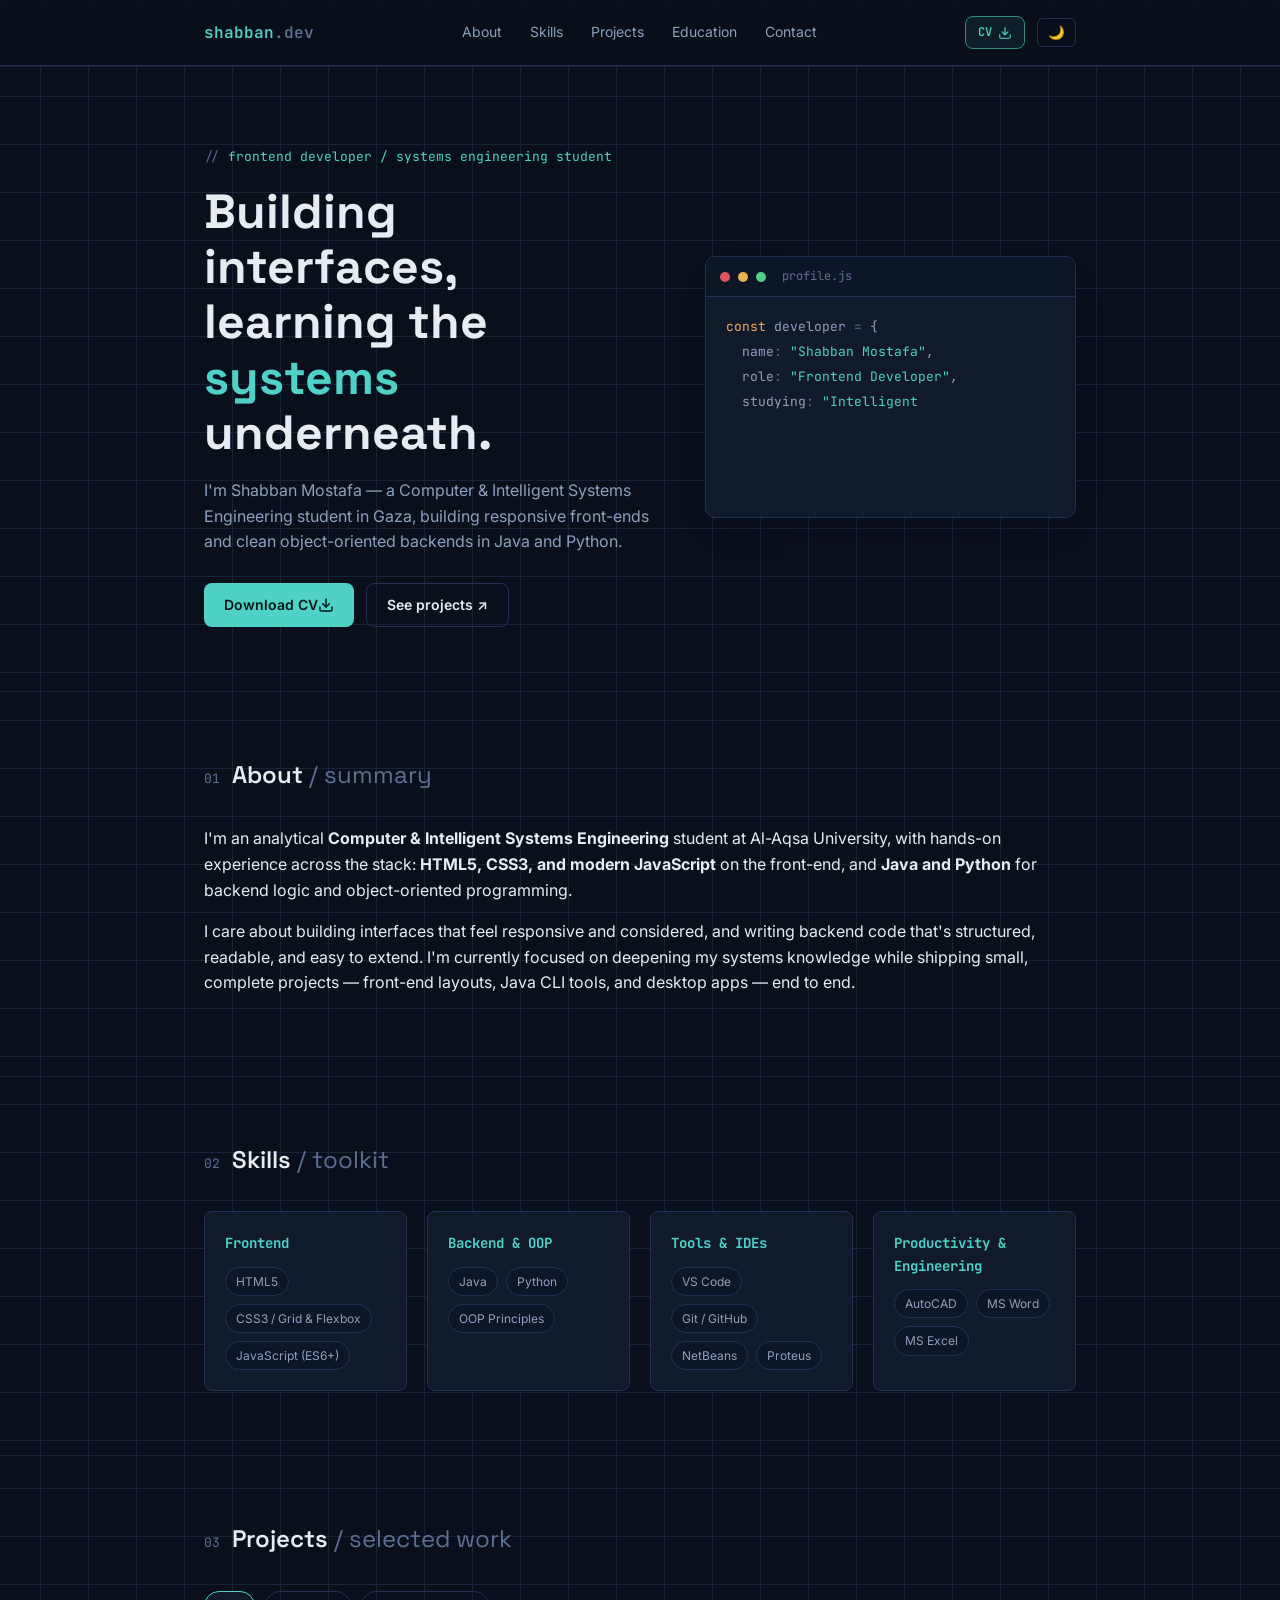
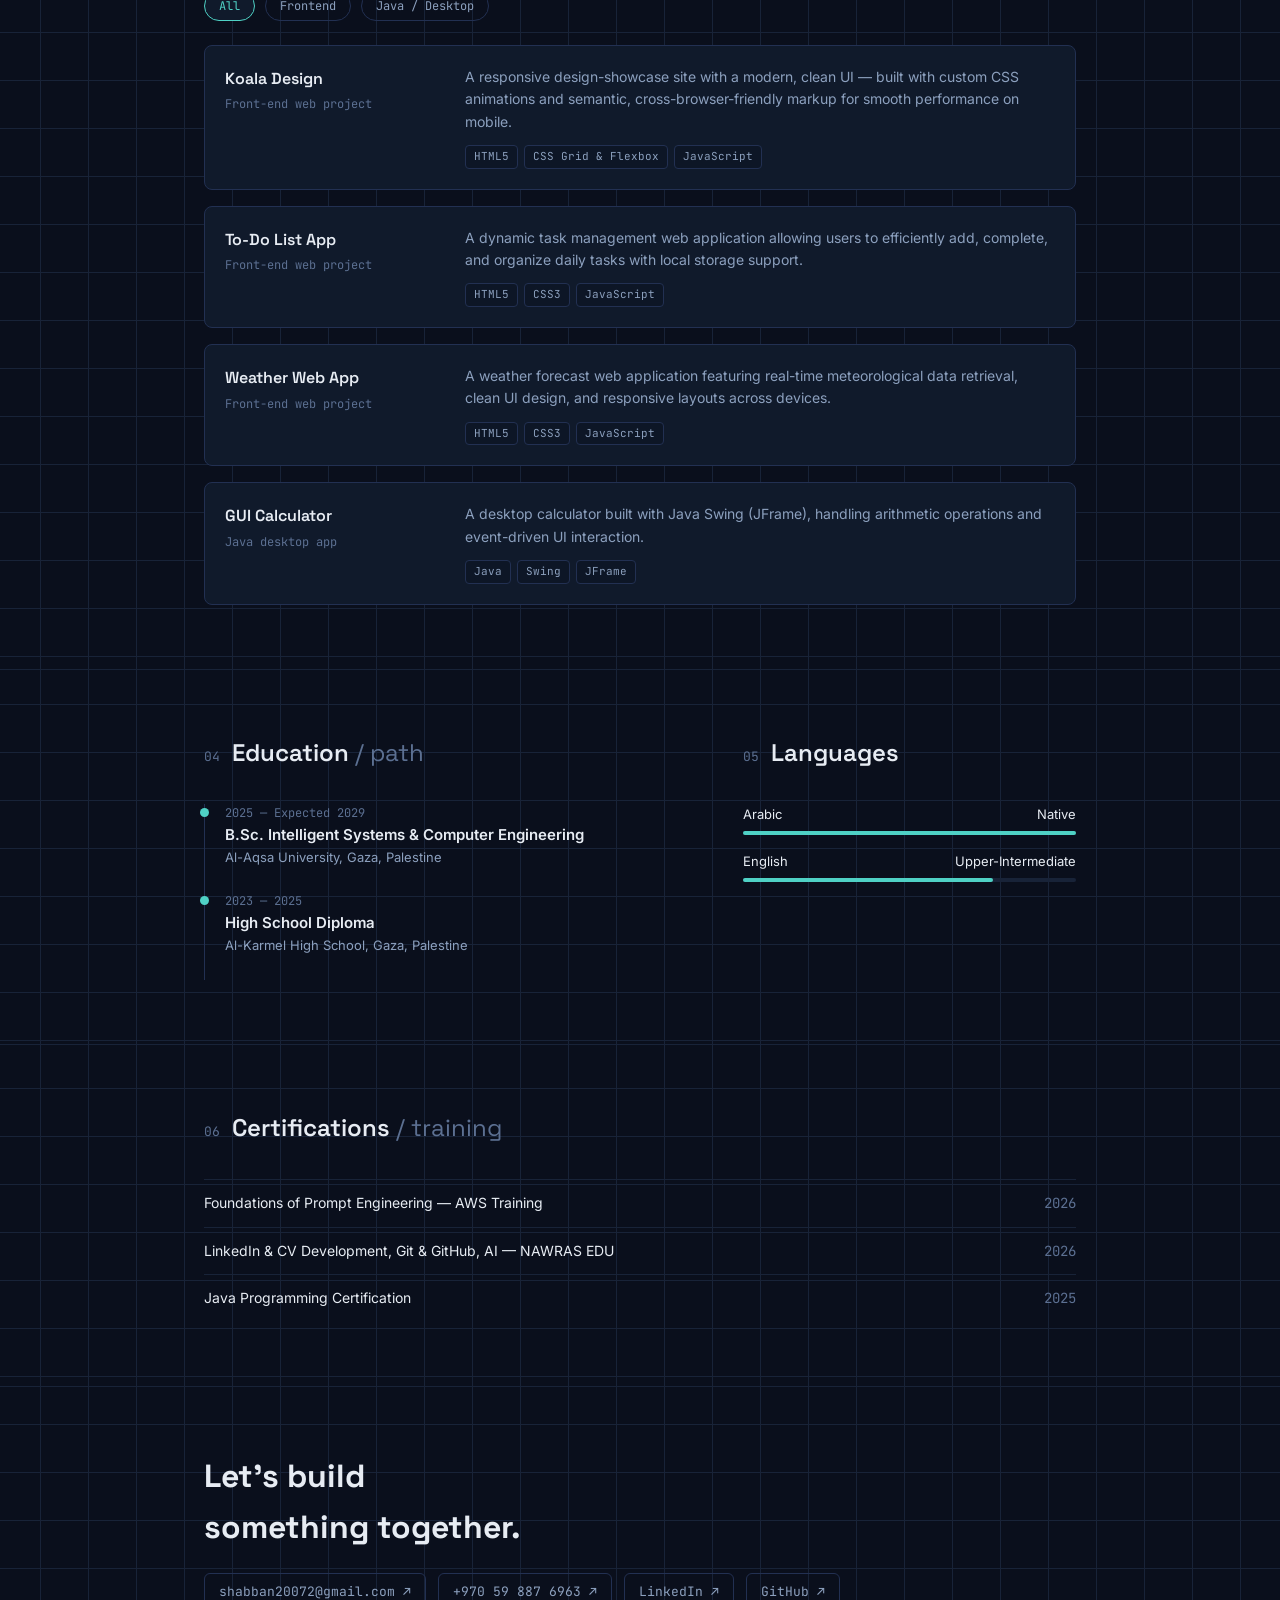
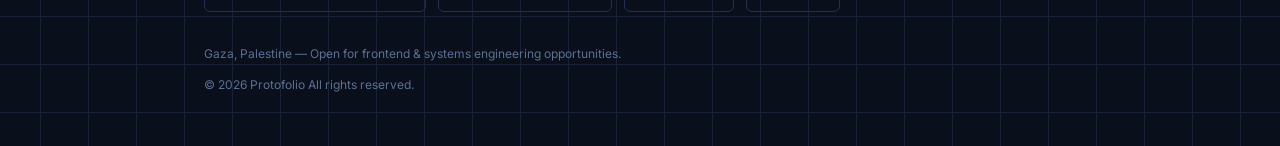
<file: index.html>
<!DOCTYPE html>
<html lang="en" data-theme="dark">

<head>
    <meta charset="UTF-8">
    <meta name="viewport" content="width=device-width, initial-scale=1.0">
    <title>Shabban Mostafa — Frontend Developer & Systems Engineering Student</title>
    <link rel="preconnect" href="https://fonts.googleapis.com">
    <link rel="preconnect" href="https://fonts.gstatic.com" crossorigin>
    <link
        href="https://fonts.googleapis.com/css2?family=Inter:wght@400;500;600;700&family=JetBrains+Mono:wght@400;500;600&family=Space+Grotesk:wght@500;600;700&display=swap"
        rel="stylesheet">
    <link rel="icon" type="image/png" href="Gemini_Generated_Image_3iw3ls3iw3ls3iw3.jpg">
    <link rel="stylesheet" href="style.css">
</head>

<body>

    <!-- Scroll Progress Indicator -->
    <div class="scroll-progress" id="scrollProgress"></div>
    <!-- الهيدر المطور مع زر السيرة الذاتية -->
    <header class="nav">
        <div class="nav-inner">
            <a href="#top" class="logo">shabban<span>.dev</span></a>

            <nav class="links" id="navLinks">
                <a href="#about">About</a>
                <a href="#skills">Skills</a>
                <a href="#projects">Projects</a>
                <a href="#education">Education</a>
                <a href="#contact">Contact</a>
            </nav>

            <div class="nav-controls">
                <!-- زر تحميل الـ CV في الهيدر -->
                <a href="Shabban CV.pdf" download class="btn-cv-nav" title="Download CV" target="_blank">
                    <span>CV</span>
                    <svg width="14" height="14" viewBox="0 0 24 24" fill="none" stroke="currentColor" stroke-width="2"
                        stroke-linecap="round" stroke-linejoin="round">
                        <path d="M21 15v4a2 2 0 0 1-2 2H5a2 2 0 0 1-2-2v-4" />
                        <polyline points="7 10 12 15 17 10" />
                        <line x1="12" y1="15" x2="12" y2="3" />
                    </svg>
                </a>

                <button id="themeToggle" class="icon-btn" aria-label="Toggle Theme">
                    <span class="theme-icon">🌙</span>
                </button>
                <button class="menu-toggle" id="menuToggle" aria-label="Toggle Navigation">
                    <span></span>
                    <span></span>
                    <span></span>
                </button>
            </div>
        </div>
    </header>

    <!-- قسم Hero Section المطور -->
    <section class="hero">
        <div class="wrap hero-grid">
            <div>
                <p class="kicker">frontend developer / systems engineering student</p>
                <h1 class="title">Building interfaces,<br>learning the <em>systems</em><br>underneath.</h1>
                <p class="lede">I'm Shabban Mostafa — a Computer &amp; Intelligent Systems Engineering student in Gaza,
                    building responsive front-ends and clean object-oriented backends in Java and Python.</p>
                <div class="cta-row">
                    <!-- زر تحميل الـ CV الرئيسي -->
                    <a class="btn btn-primary" href="Shabban CV.pdf" download target="_blank">
                        Download CV
                        <svg width="16" height="16" viewBox="0 0 24 24" fill="none" stroke="currentColor"
                            stroke-width="2.2" stroke-linecap="round" stroke-linejoin="round">
                            <path d="M21 15v4a2 2 0 0 1-2 2H5a2 2 0 0 1-2-2v-4" />
                            <polyline points="7 10 12 15 17 10" />
                            <line x1="12" y1="15" x2="12" y2="3" />
                        </svg>
                    </a>
                    <a class="btn btn-ghost" href="#projects">See projects ↗</a>
                </div>
            </div>
            <div class="terminal" aria-hidden="false">
                <div class="term-bar">
                    <span class="dot r"></span><span class="dot y"></span><span class="dot g"></span>
                    <span class="term-title">profile.js</span>
                </div>
                <div class="term-body" id="termBody"></div>
            </div>
        </div>
    </section>

    <!-- About Section -->
    <section id="about">
        <div class="wrap">
            <div class="sec-head">
                <span class="sec-num">01</span>
                <h2 class="sec-title">About <span class="dim">/ summary</span></h2>
            </div>
            <div class="about-body">
                <p>I'm an analytical <strong>Computer &amp; Intelligent Systems Engineering</strong> student at
                    Al-Aqsa University, with hands-on experience across the stack: <strong>HTML5, CSS3, and modern
                        JavaScript</strong> on the front-end, and <strong>Java and Python</strong> for backend logic
                    and object-oriented programming.</p>
                <p>I care about building interfaces that feel responsive and considered, and writing backend code
                    that's structured, readable, and easy to extend. I'm currently focused on deepening my systems
                    knowledge while shipping small, complete projects — front-end layouts, Java CLI tools, and
                    desktop apps — end to end.</p>
            </div>
        </div>
    </section>

    <!-- Skills Section -->
    <section id="skills">
        <div class="wrap">
            <div class="sec-head">
                <span class="sec-num">02</span>
                <h2 class="sec-title">Skills <span class="dim">/ toolkit</span></h2>
            </div>
            <div class="skill-groups">
                <div class="skill-card">
                    <h3>Frontend</h3>
                    <div class="chip-row">
                        <span class="chip">HTML5</span>
                        <span class="chip">CSS3 / Grid & Flexbox</span>
                        <span class="chip">JavaScript (ES6+)</span>
                    </div>
                </div>
                <div class="skill-card">
                    <h3>Backend &amp; OOP</h3>
                    <div class="chip-row">
                        <span class="chip">Java</span>
                        <span class="chip">Python</span>
                        <span class="chip">OOP Principles</span>
                    </div>
                </div>
                <div class="skill-card">
                    <h3>Tools &amp; IDEs</h3>
                    <div class="chip-row">
                        <span class="chip">VS Code</span>
                        <span class="chip">Git / GitHub</span>
                        <span class="chip">NetBeans</span>
                        <span class="chip">Proteus</span>
                    </div>
                </div>
                <div class="skill-card">
                    <h3>Productivity &amp; Engineering</h3>
                    <div class="chip-row">
                        <span class="chip">AutoCAD</span>
                        <span class="chip">MS Word</span>
                        <span class="chip">MS Excel</span>
                    </div>
                </div>
            </div>
        </div>
    </section>

    <!-- Projects Section -->
    <section id="projects">
        <div class="wrap">
            <div class="sec-head">
                <span class="sec-num">03</span>
                <h2 class="sec-title">Projects <span class="dim">/ selected work</span></h2>
            </div>

            <!-- Projects Filter -->
            <div class="project-filters">
                <button class="filter-btn active" data-filter="all">All</button>
                <button class="filter-btn" data-filter="frontend">Frontend</button>
                <button class="filter-btn" data-filter="java">Java / Desktop</button>
            </div>

            <div class="proj-list">
                <div class="proj" data-category="frontend">
                    <div class="proj-meta">
                        <div class="proj-name">Koala Design</div>
                        <span class="proj-type">Front-end web project</span>
                    </div>
                    <div class="proj-details">
                        <p class="proj-desc">A responsive design-showcase site with a modern, clean UI — built with
                            custom CSS animations and semantic, cross-browser-friendly markup for smooth performance
                            on mobile.</p>
                        <div class="proj-tags">
                            <span class="tag">HTML5</span>
                            <span class="tag">CSS Grid &amp; Flexbox</span>
                            <span class="tag">JavaScript</span>
                        </div>
                    </div>
                </div>

                <div class="proj" data-category="frontend">
                    <div class="proj-meta">
                        <div class="proj-name">To-Do List App</div>
                        <span class="proj-type">Front-end web project</span>
                    </div>
                    <div class="proj-details">
                        <p class="proj-desc">A dynamic task management web application allowing users to efficiently
                            add, complete, and organize daily tasks with local storage support.</p>
                        <div class="proj-tags">
                            <span class="tag">HTML5</span>
                            <span class="tag">CSS3</span>
                            <span class="tag">JavaScript</span>
                        </div>
                    </div>
                </div>

                <div class="proj" data-category="frontend">
                    <div class="proj-meta">
                        <div class="proj-name">Weather Web App</div>
                        <span class="proj-type">Front-end web project</span>
                    </div>
                    <div class="proj-details">
                        <p class="proj-desc">A weather forecast web application featuring real-time meteorological data
                            retrieval, clean UI design, and responsive layouts across devices.</p>
                        <div class="proj-tags">
                            <span class="tag">HTML5</span>
                            <span class="tag">CSS3</span>
                            <span class="tag">JavaScript</span>
                        </div>
                    </div>
                </div>

                <div class="proj" data-category="java">
                    <div class="proj-meta">
                        <div class="proj-name">GUI Calculator</div>
                        <span class="proj-type">Java desktop app</span>
                    </div>
                    <div class="proj-details">
                        <p class="proj-desc">A desktop calculator built with Java Swing (JFrame), handling
                            arithmetic operations and event-driven UI interaction.</p>
                        <div class="proj-tags">
                            <span class="tag">Java</span>
                            <span class="tag">Swing</span>
                            <span class="tag">JFrame</span>
                        </div>
                    </div>
                </div>
            </div>
        </div>
    </section>

    <!-- Education & Languages Section -->
    <section id="education">
        <div class="wrap two-col">
            <div>
                <div class="sec-head">
                    <span class="sec-num">04</span>
                    <h2 class="sec-title">Education <span class="dim">/ path</span></h2>
                </div>
                <div class="timeline">
                    <div class="tl-item">
                        <div class="tl-when">2025 — Expected 2029</div>
                        <div class="tl-what">B.Sc. Intelligent Systems &amp; Computer Engineering</div>
                        <div class="tl-where">Al-Aqsa University, Gaza, Palestine</div>
                    </div>
                    <div class="tl-item">
                        <div class="tl-when">2023 — 2025</div>
                        <div class="tl-what">High School Diploma</div>
                        <div class="tl-where">Al-Karmel High School, Gaza, Palestine</div>
                    </div>
                </div>
            </div>
            <div>
                <div class="sec-head">
                    <span class="sec-num">05</span>
                    <h2 class="sec-title">Languages</h2>
                </div>
                <div class="lang-item">
                    <div class="lang-name"><span>Arabic</span><span>Native</span></div>
                    <div class="bar">
                        <div class="bar-fill" style="width:100%"></div>
                    </div>
                </div>
                <div class="lang-item">
                    <div class="lang-name"><span>English</span><span>Upper-Intermediate</span></div>
                    <div class="bar">
                        <div class="bar-fill" style="width:75%"></div>
                    </div>
                </div>
            </div>
        </div>
    </section>

    <!-- Certifications Section -->
    <section id="certs">
        <div class="wrap">
            <div class="sec-head">
                <span class="sec-num">06</span>
                <h2 class="sec-title">Certifications <span class="dim">/ training</span></h2>
            </div>
            <ul class="cert-list">
                <li><span class="cert-name">Foundations of Prompt Engineering — AWS Training</span><span
                        class="cert-year">2026</span></li>
                <li><span class="cert-name">LinkedIn &amp; CV Development, Git &amp; GitHub, AI — NAWRAS
                        EDU</span><span class="cert-year">2026</span></li>
                <li><span class="cert-name">Java Programming Certification</span><span class="cert-year">2025</span>
                </li>
            </ul>
        </div>
    </section>

    <!-- Contact Section -->
    <footer id="contact">
        <div class="wrap">
            <h2 class="contact-title">Let's build<br>something together.</h2>
            <div class="contact-links">
                <a class="contact-item" href="mailto:shabban20072@gmail.com">shabban20072@gmail.com ↗</a>
                <a class="contact-item" href="https://api.whatsapp.com/send?phone=970598876963" target="_blank"
                    rel="noopener">+970 59 887 6963 ↗</a>
                <a class="contact-item" href="https://www.linkedin.com/in/shabban-bakroon-a314b6403/" target="_blank"
                    rel="noopener">LinkedIn ↗</a>
                <a class="contact-item" href="https://github.com/shabban-Eng" target="_blank" rel="noopener">GitHub
                    ↗</a>
            </div>
            <p class="foot-note">Gaza, Palestine — Open for frontend &amp; systems engineering opportunities.</p>
            <p class="foot-note">© 2026 Protofolio All rights reserved.</p>
        </div>
    </footer>

    </main>

    <!-- Back to top button -->
    <button id="backToTop" class="back-to-top" aria-label="Back to Top">↑</button>
    <script src="main.js"></script>
</body>

</html>
</file>
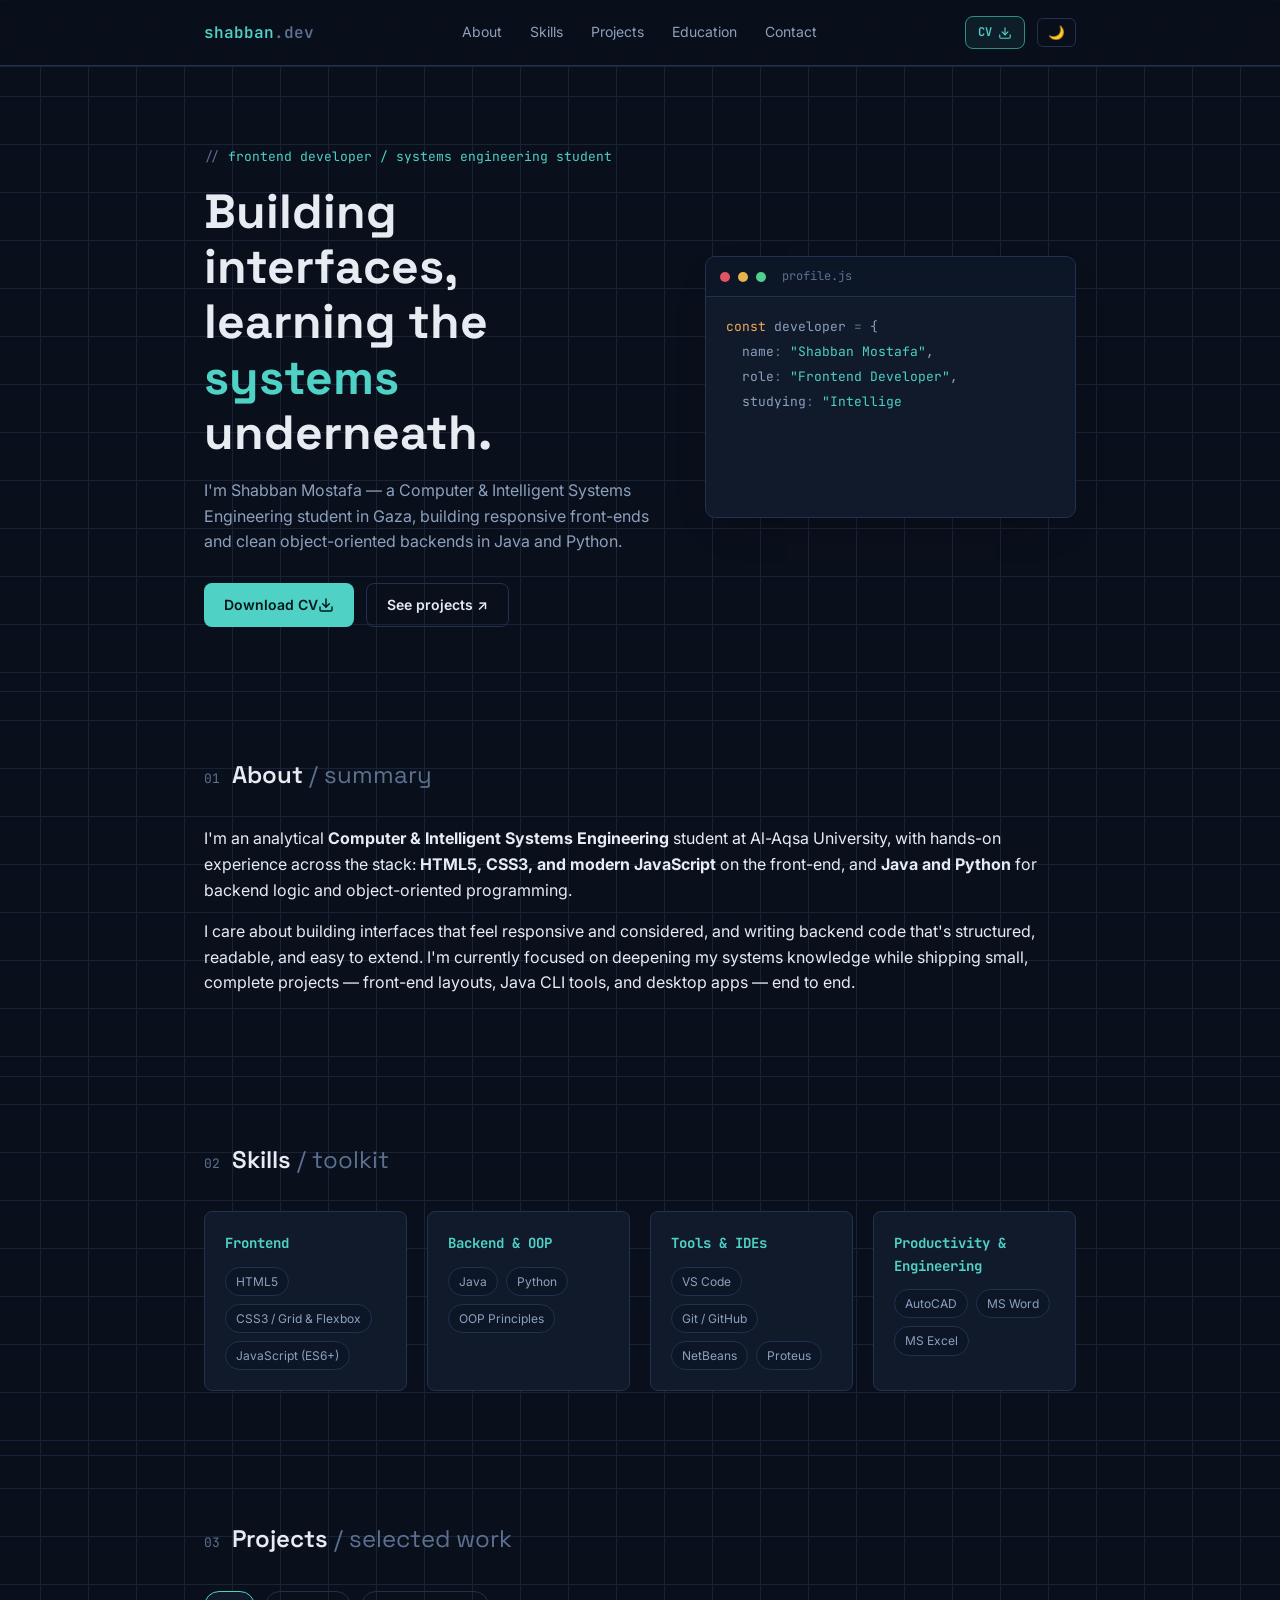
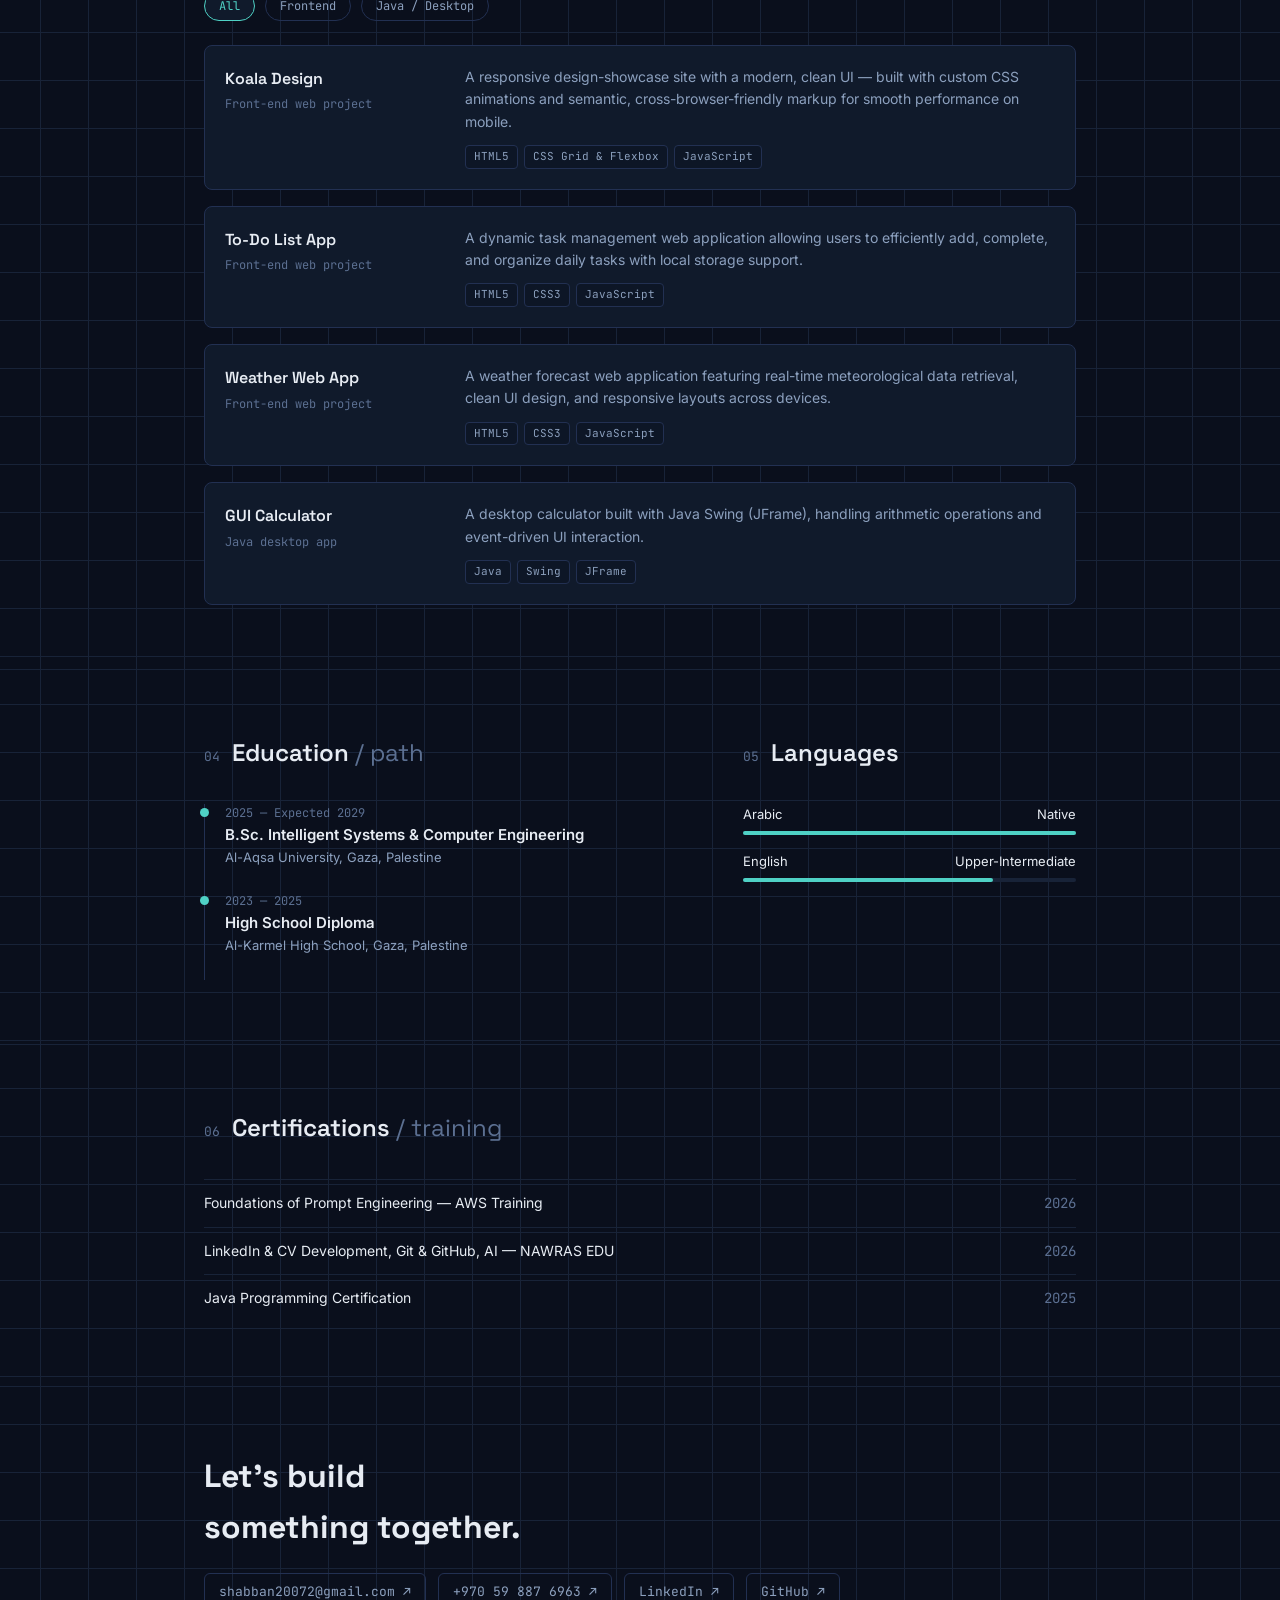
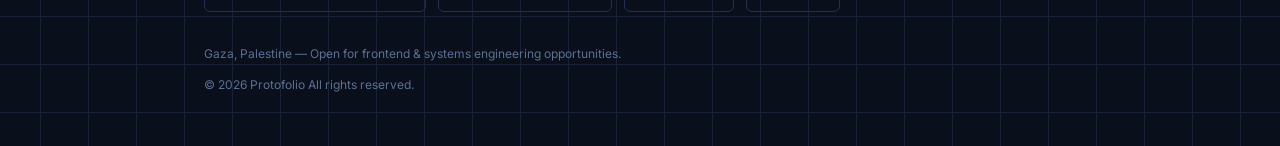
<file: protofolio.html>
<!DOCTYPE html>
<html lang="en" data-theme="dark">

<head>
    <meta charset="UTF-8">
    <meta name="viewport" content="width=device-width, initial-scale=1.0">
    <title>Shabban Mostafa — Frontend Developer & Systems Engineering Student</title>
    <link rel="preconnect" href="https://fonts.googleapis.com">
    <link rel="preconnect" href="https://fonts.gstatic.com" crossorigin>
    <link
        href="https://fonts.googleapis.com/css2?family=Inter:wght@400;500;600;700&family=JetBrains+Mono:wght@400;500;600&family=Space+Grotesk:wght@500;600;700&display=swap"
        rel="stylesheet">
    <link rel="icon" type="image/png" href="Gemini_Generated_Image_3iw3ls3iw3ls3iw3.jpg">
    <link rel="stylesheet" href="proto.css">
</head>

<body>

    <!-- Scroll Progress Indicator -->
    <div class="scroll-progress" id="scrollProgress"></div>
    <!-- الهيدر المطور مع زر السيرة الذاتية -->
    <header class="nav">
        <div class="nav-inner">
            <a href="#top" class="logo">shabban<span>.dev</span></a>

            <nav class="links" id="navLinks">
                <a href="#about">About</a>
                <a href="#skills">Skills</a>
                <a href="#projects">Projects</a>
                <a href="#education">Education</a>
                <a href="#contact">Contact</a>
            </nav>

            <div class="nav-controls">
                <!-- زر تحميل الـ CV في الهيدر -->
                <a href="Shabban CV.pdf" download class="btn-cv-nav" title="Download CV" target="_blank">
                    <span>CV</span>
                    <svg width="14" height="14" viewBox="0 0 24 24" fill="none" stroke="currentColor" stroke-width="2"
                        stroke-linecap="round" stroke-linejoin="round">
                        <path d="M21 15v4a2 2 0 0 1-2 2H5a2 2 0 0 1-2-2v-4" />
                        <polyline points="7 10 12 15 17 10" />
                        <line x1="12" y1="15" x2="12" y2="3" />
                    </svg>
                </a>

                <button id="themeToggle" class="icon-btn" aria-label="Toggle Theme">
                    <span class="theme-icon">🌙</span>
                </button>
                <button class="menu-toggle" id="menuToggle" aria-label="Toggle Navigation">
                    <span></span>
                    <span></span>
                    <span></span>
                </button>
            </div>
        </div>
    </header>

    <!-- قسم Hero Section المطور -->
    <section class="hero">
        <div class="wrap hero-grid">
            <div>
                <p class="kicker">frontend developer / systems engineering student</p>
                <h1 class="title">Building interfaces,<br>learning the <em>systems</em><br>underneath.</h1>
                <p class="lede">I'm Shabban Mostafa — a Computer &amp; Intelligent Systems Engineering student in Gaza,
                    building responsive front-ends and clean object-oriented backends in Java and Python.</p>
                <div class="cta-row">
                    <!-- زر تحميل الـ CV الرئيسي -->
                    <a class="btn btn-primary" href="Shabban CV.pdf" download target="_blank">
                        Download CV
                        <svg width="16" height="16" viewBox="0 0 24 24" fill="none" stroke="currentColor"
                            stroke-width="2.2" stroke-linecap="round" stroke-linejoin="round">
                            <path d="M21 15v4a2 2 0 0 1-2 2H5a2 2 0 0 1-2-2v-4" />
                            <polyline points="7 10 12 15 17 10" />
                            <line x1="12" y1="15" x2="12" y2="3" />
                        </svg>
                    </a>
                    <a class="btn btn-ghost" href="#projects">See projects ↗</a>
                </div>
            </div>
            <div class="terminal" aria-hidden="false">
                <div class="term-bar">
                    <span class="dot r"></span><span class="dot y"></span><span class="dot g"></span>
                    <span class="term-title">profile.js</span>
                </div>
                <div class="term-body" id="termBody"></div>
            </div>
        </div>
    </section>

    <!-- About Section -->
    <section id="about">
        <div class="wrap">
            <div class="sec-head">
                <span class="sec-num">01</span>
                <h2 class="sec-title">About <span class="dim">/ summary</span></h2>
            </div>
            <div class="about-body">
                <p>I'm an analytical <strong>Computer &amp; Intelligent Systems Engineering</strong> student at
                    Al-Aqsa University, with hands-on experience across the stack: <strong>HTML5, CSS3, and modern
                        JavaScript</strong> on the front-end, and <strong>Java and Python</strong> for backend logic
                    and object-oriented programming.</p>
                <p>I care about building interfaces that feel responsive and considered, and writing backend code
                    that's structured, readable, and easy to extend. I'm currently focused on deepening my systems
                    knowledge while shipping small, complete projects — front-end layouts, Java CLI tools, and
                    desktop apps — end to end.</p>
            </div>
        </div>
    </section>

    <!-- Skills Section -->
    <section id="skills">
        <div class="wrap">
            <div class="sec-head">
                <span class="sec-num">02</span>
                <h2 class="sec-title">Skills <span class="dim">/ toolkit</span></h2>
            </div>
            <div class="skill-groups">
                <div class="skill-card">
                    <h3>Frontend</h3>
                    <div class="chip-row">
                        <span class="chip">HTML5</span>
                        <span class="chip">CSS3 / Grid & Flexbox</span>
                        <span class="chip">JavaScript (ES6+)</span>
                    </div>
                </div>
                <div class="skill-card">
                    <h3>Backend &amp; OOP</h3>
                    <div class="chip-row">
                        <span class="chip">Java</span>
                        <span class="chip">Python</span>
                        <span class="chip">OOP Principles</span>
                    </div>
                </div>
                <div class="skill-card">
                    <h3>Tools &amp; IDEs</h3>
                    <div class="chip-row">
                        <span class="chip">VS Code</span>
                        <span class="chip">Git / GitHub</span>
                        <span class="chip">NetBeans</span>
                        <span class="chip">Proteus</span>
                    </div>
                </div>
                <div class="skill-card">
                    <h3>Productivity &amp; Engineering</h3>
                    <div class="chip-row">
                        <span class="chip">AutoCAD</span>
                        <span class="chip">MS Word</span>
                        <span class="chip">MS Excel</span>
                    </div>
                </div>
            </div>
        </div>
    </section>

    <!-- Projects Section -->
    <section id="projects">
        <div class="wrap">
            <div class="sec-head">
                <span class="sec-num">03</span>
                <h2 class="sec-title">Projects <span class="dim">/ selected work</span></h2>
            </div>

            <!-- Projects Filter -->
            <div class="project-filters">
                <button class="filter-btn active" data-filter="all">All</button>
                <button class="filter-btn" data-filter="frontend">Frontend</button>
                <button class="filter-btn" data-filter="java">Java / Desktop</button>
            </div>

            <div class="proj-list">
                <div class="proj" data-category="frontend">
                    <div class="proj-meta">
                        <div class="proj-name">Koala Design</div>
                        <span class="proj-type">Front-end web project</span>
                    </div>
                    <div class="proj-details">
                        <p class="proj-desc">A responsive design-showcase site with a modern, clean UI — built with
                            custom CSS animations and semantic, cross-browser-friendly markup for smooth performance
                            on mobile.</p>
                        <div class="proj-tags">
                            <span class="tag">HTML5</span>
                            <span class="tag">CSS Grid &amp; Flexbox</span>
                            <span class="tag">JavaScript</span>
                        </div>
                    </div>
                </div>

                <div class="proj" data-category="frontend">
                    <div class="proj-meta">
                        <div class="proj-name">To-Do List App</div>
                        <span class="proj-type">Front-end web project</span>
                    </div>
                    <div class="proj-details">
                        <p class="proj-desc">A dynamic task management web application allowing users to efficiently
                            add, complete, and organize daily tasks with local storage support.</p>
                        <div class="proj-tags">
                            <span class="tag">HTML5</span>
                            <span class="tag">CSS3</span>
                            <span class="tag">JavaScript</span>
                        </div>
                    </div>
                </div>

                <div class="proj" data-category="frontend">
                    <div class="proj-meta">
                        <div class="proj-name">Weather Web App</div>
                        <span class="proj-type">Front-end web project</span>
                    </div>
                    <div class="proj-details">
                        <p class="proj-desc">A weather forecast web application featuring real-time meteorological data
                            retrieval, clean UI design, and responsive layouts across devices.</p>
                        <div class="proj-tags">
                            <span class="tag">HTML5</span>
                            <span class="tag">CSS3</span>
                            <span class="tag">JavaScript</span>
                        </div>
                    </div>
                </div>

                <div class="proj" data-category="java">
                    <div class="proj-meta">
                        <div class="proj-name">GUI Calculator</div>
                        <span class="proj-type">Java desktop app</span>
                    </div>
                    <div class="proj-details">
                        <p class="proj-desc">A desktop calculator built with Java Swing (JFrame), handling
                            arithmetic operations and event-driven UI interaction.</p>
                        <div class="proj-tags">
                            <span class="tag">Java</span>
                            <span class="tag">Swing</span>
                            <span class="tag">JFrame</span>
                        </div>
                    </div>
                </div>
            </div>
        </div>
    </section>

    <!-- Education & Languages Section -->
    <section id="education">
        <div class="wrap two-col">
            <div>
                <div class="sec-head">
                    <span class="sec-num">04</span>
                    <h2 class="sec-title">Education <span class="dim">/ path</span></h2>
                </div>
                <div class="timeline">
                    <div class="tl-item">
                        <div class="tl-when">2025 — Expected 2029</div>
                        <div class="tl-what">B.Sc. Intelligent Systems &amp; Computer Engineering</div>
                        <div class="tl-where">Al-Aqsa University, Gaza, Palestine</div>
                    </div>
                    <div class="tl-item">
                        <div class="tl-when">2023 — 2025</div>
                        <div class="tl-what">High School Diploma</div>
                        <div class="tl-where">Al-Karmel High School, Gaza, Palestine</div>
                    </div>
                </div>
            </div>
            <div>
                <div class="sec-head">
                    <span class="sec-num">05</span>
                    <h2 class="sec-title">Languages</h2>
                </div>
                <div class="lang-item">
                    <div class="lang-name"><span>Arabic</span><span>Native</span></div>
                    <div class="bar">
                        <div class="bar-fill" style="width:100%"></div>
                    </div>
                </div>
                <div class="lang-item">
                    <div class="lang-name"><span>English</span><span>Upper-Intermediate</span></div>
                    <div class="bar">
                        <div class="bar-fill" style="width:75%"></div>
                    </div>
                </div>
            </div>
        </div>
    </section>

    <!-- Certifications Section -->
    <section id="certs">
        <div class="wrap">
            <div class="sec-head">
                <span class="sec-num">06</span>
                <h2 class="sec-title">Certifications <span class="dim">/ training</span></h2>
            </div>
            <ul class="cert-list">
                <li><span class="cert-name">Foundations of Prompt Engineering — AWS Training</span><span
                        class="cert-year">2026</span></li>
                <li><span class="cert-name">LinkedIn &amp; CV Development, Git &amp; GitHub, AI — NAWRAS
                        EDU</span><span class="cert-year">2026</span></li>
                <li><span class="cert-name">Java Programming Certification</span><span class="cert-year">2025</span>
                </li>
            </ul>
        </div>
    </section>

    <!-- Contact Section -->
    <footer id="contact">
        <div class="wrap">
            <h2 class="contact-title">Let's build<br>something together.</h2>
            <div class="contact-links">
                <a class="contact-item" href="mailto:shabban20072@gmail.com">shabban20072@gmail.com ↗</a>
                <a class="contact-item" href="https://api.whatsapp.com/send?phone=970598876963" target="_blank"
                    rel="noopener">+970 59 887 6963 ↗</a>
                <a class="contact-item" href="https://www.linkedin.com/in/shabban-bakroon-a314b6403/" target="_blank"
                    rel="noopener">LinkedIn ↗</a>
                <a class="contact-item" href="https://github.com/shabban-Eng" target="_blank" rel="noopener">GitHub
                    ↗</a>
            </div>
            <p class="foot-note">Gaza, Palestine — Open for frontend &amp; systems engineering opportunities.</p>
            <p class="foot-note">© 2026 Protofolio All rights reserved.</p>
        </div>
    </footer>

    </main>

    <!-- Back to top button -->
    <button id="backToTop" class="back-to-top" aria-label="Back to Top">↑</button>
    <script src="main.js"></script>
</body>

</html>
</file>
<file: style.css>
:root {
    --bg: #0a0f1c;
    --bg-elev: #101a2b;
    --bg-elev-2: #0d1626;
    --line: #223052;
    --line-soft: #182338;
    --text: #e7ecf3;
    --text-dim: #8ca0be;
    --text-faint: #5c7092;
    --accent: #4fd1c5;
    --accent-hover: #67dccf;
    --accent-dim: #2c8f86;
    --accent-warm: #f2a65a;
    --font-display: 'Space Grotesk', sans-serif;
    --font-body: 'Inter', sans-serif;
    --font-mono: 'JetBrains Mono', monospace;
    --maxw: 920px;
    --radius: 8px;
    --transition: 0.2s ease;
}

[data-theme="light"] {
    --bg: #f8fafc;
    --bg-elev: #ffffff;
    --bg-elev-2: #f1f5f9;
    --line: #cbd5e1;
    --line-soft: #e2e8f0;
    --text: #0f172a;
    --text-dim: #475569;
    --text-faint: #94a3b8;
    --accent: #0d9488;
    --accent-hover: #14b8a6;
    --accent-dim: #99f6e4;
    --accent-warm: #d97706;
}

* {
    box-sizing: border-box;
}

html {
    scroll-behavior: smooth;
}

body {
    margin: 0;
    background: var(--bg);
    color: var(--text);
    font-family: var(--font-body);
    line-height: 1.6;
    background-image:
        linear-gradient(var(--line-soft) 1px, transparent 1px),
        linear-gradient(90deg, var(--line-soft) 1px, transparent 1px);
    background-size: 48px 48px;
    background-position: center top;
    transition: background-color 0.3s ease, color 0.3s ease;
}

/* Scroll Progress */
.scroll-progress {
    position: fixed;
    top: 0;
    left: 0;
    height: 3px;
    background: var(--accent);
    width: 0%;
    z-index: 100;
    transition: width 0.1s linear;
}

.wrap {
    max-width: var(--maxw);
    margin: 0 auto;
    padding: 0 24px;
}

/* ---------- NAV ---------- */
header.nav {
    position: sticky;
    top: 0;
    z-index: 50;
    background: rgba(10, 15, 28, 0.82);
    backdrop-filter: blur(12px);
    border-bottom: 1px solid var(--line);
    transition: background 0.3s ease;
}

[data-theme="light"] header.nav {
    background: rgba(248, 250, 252, 0.85);
}

.nav-inner {
    max-width: var(--maxw);
    margin: 0 auto;
    padding: 16px 24px;
    display: flex;
    align-items: center;
    justify-content: space-between;
}

.logo {
    font-family: var(--font-mono);
    font-size: 16px;
    font-weight: 600;
    color: var(--accent);
    text-decoration: none;
}

.logo span {
    color: var(--text-faint);
}

nav.links {
    display: flex;
    gap: 28px;
}

nav.links a {
    font-size: 14px;
    text-decoration: none;
    color: var(--text-dim);
    transition: color var(--transition);
}

nav.links a:hover {
    color: var(--accent);
}

.nav-controls {
    display: flex;
    align-items: center;
    gap: 12px;
}

.icon-btn,
.menu-toggle {
    background: transparent;
    border: 1px solid var(--line);
    color: var(--text);
    padding: 6px 10px;
    border-radius: 6px;
    cursor: pointer;
    transition: var(--transition);
}

.icon-btn:hover {
    border-color: var(--accent);
}

.menu-toggle {
    display: none;
    flex-direction: column;
    gap: 4px;
}

.menu-toggle span {
    width: 18px;
    height: 2px;
    background: var(--text);
}

@media (max-width: 768px) {
    .menu-toggle {
        display: flex;
    }

    nav.links {
        position: absolute;
        top: 100%;
        left: 0;
        right: 0;
        background: var(--bg-elev);
        flex-direction: column;
        padding: 20px 24px;
        gap: 16px;
        border-bottom: 1px solid var(--line);
        display: none;
    }

    nav.links.active {
        display: flex;
    }
}

/* ---------- HERO ---------- */
.hero {
    padding: 80px 0 64px;
}

.hero-grid {
    display: grid;
    grid-template-columns: 1.1fr 0.9fr;
    gap: 48px;
    align-items: center;
}

@media (max-width: 780px) {
    .hero-grid {
        grid-template-columns: 1fr;
    }
}

.kicker {
    font-family: var(--font-mono);
    font-size: 13px;
    color: var(--accent);
    margin: 0 0 16px;
}

.kicker::before {
    content: "// ";
    color: var(--text-faint);
}

h1.title {
    font-family: var(--font-display);
    font-size: clamp(32px, 5vw, 48px);
    line-height: 1.15;
    margin: 0 0 18px;
    font-weight: 700;
}

h1.title em {
    font-style: normal;
    color: var(--accent);
}

.lede {
    color: var(--text-dim);
    font-size: 16px;
    max-width: 48ch;
    margin: 0 0 28px;
}

.cta-row {
    display: flex;
    gap: 12px;
}

.btn {
    font-family: var(--font-body);
    font-weight: 600;
    font-size: 14px;
    padding: 10px 20px;
    border-radius: var(--radius);
    text-decoration: none;
    display: inline-flex;
    align-items: center;
    transition: var(--transition);
}

.btn-primary {
    background: var(--accent);
    color: #06171a;
}

.btn-primary:hover {
    background: var(--accent-hover);
    transform: translateY(-2px);
}

.btn-ghost {
    border: 1px solid var(--line);
    color: var(--text);
}

.btn-ghost:hover {
    border-color: var(--accent);
    color: var(--accent);
    transform: translateY(-2px);
}

/* ---------- TERMINAL ---------- */
.terminal {
    background: var(--bg-elev);
    border: 1px solid var(--line);
    border-radius: 10px;
    overflow: hidden;
    box-shadow: 0 16px 40px -20px rgba(0, 0, 0, 0.4);
}

.term-bar {
    display: flex;
    align-items: center;
    gap: 8px;
    padding: 10px 14px;
    border-bottom: 1px solid var(--line);
    background: var(--bg-elev-2);
}

/* ---------- CV BUTTONS ---------- */
.btn-cv-nav {
    display: inline-flex;
    align-items: center;
    gap: 6px;
    font-family: var(--font-mono);
    font-size: 12px;
    font-weight: 600;
    color: var(--accent);
    background: rgba(79, 209, 197, 0.08);
    border: 1px solid var(--accent-dim);
    padding: 6px 12px;
    border-radius: var(--radius);
    text-decoration: none;
    transition: var(--transition);
}

.btn-cv-nav:hover {
    background: var(--accent);
    color: #06171a;
    border-color: var(--accent);
    transform: translateY(-1px);
}

.btn svg {
    transition: transform var(--transition);
}

.btn:hover svg {
    transform: translateY(2px);
}

.dot {
    width: 10px;
    height: 10px;
    border-radius: 50%;
}

.dot.r {
    background: #e05561;
}

.dot.y {
    background: #e6b34d;
}

.dot.g {
    background: #4fd18d;
}

.term-title {
    margin-left: 8px;
    font-family: var(--font-mono);
    font-size: 12px;
    color: var(--text-faint);
}

.term-body {
    padding: 20px;
    font-family: var(--font-mono);
    font-size: 13px;
    color: var(--text-dim);
    min-height: 220px;
}

.term-body .line {
    margin: 0 0 4px;
}

.term-key {
    color: var(--accent-warm);
}

.term-str {
    color: var(--accent);
}

.term-punct {
    color: var(--text-faint);
}

.cursor {
    display: inline-block;
    width: 8px;
    height: 15px;
    background: var(--accent);
    animation: blink 1s steps(1) infinite;
}

@keyframes blink {
    50% {
        opacity: 0;
    }
}

/* ---------- SECTIONS ---------- */
section {
    padding: 64px 0;
    border-top: 1px solid var(--line-soft);
}

.sec-head {
    display: flex;
    align-items: baseline;
    gap: 12px;
    margin-bottom: 32px;
}

.sec-num {
    font-family: var(--font-mono);
    font-size: 13px;
    color: var(--text-faint);
}

.sec-title {
    font-family: var(--font-display);
    font-size: 24px;
    font-weight: 600;
    margin: 0;
}

.sec-title .dim {
    color: var(--text-faint);
    font-weight: 400;
}

/* ---------- SKILLS CARDS ---------- */
.skill-groups {
    display: grid;
    grid-template-columns: repeat(auto-fit, minmax(200px, 1fr));
    gap: 20px;
}

.skill-card {
    background: var(--bg-elev);
    border: 1px solid var(--line);
    border-radius: var(--radius);
    padding: 20px;
    transition: var(--transition);
}

.skill-card:hover {
    border-color: var(--accent);
    transform: translateY(-3px);
}

.skill-card h3 {
    font-family: var(--font-mono);
    font-size: 14px;
    color: var(--accent);
    margin: 0 0 12px;
}

.chip-row {
    display: flex;
    flex-wrap: wrap;
    gap: 8px;
}

.chip {
    font-size: 12px;
    padding: 4px 10px;
    border: 1px solid var(--line);
    border-radius: 20px;
    color: var(--text-dim);
    background: var(--bg-elev-2);
}

/* ---------- PROJECTS & FILTERS ---------- */
.project-filters {
    display: flex;
    gap: 10px;
    margin-bottom: 24px;
}

.filter-btn {
    background: transparent;
    border: 1px solid var(--line);
    color: var(--text-dim);
    padding: 6px 14px;
    border-radius: 20px;
    cursor: pointer;
    font-family: var(--font-mono);
    font-size: 12px;
    transition: var(--transition);
}

.filter-btn.active,
.filter-btn:hover {
    border-color: var(--accent);
    color: var(--accent);
    background: var(--bg-elev);
}

.proj-list {
    display: flex;
    flex-direction: column;
    gap: 16px;
}

.proj {
    padding: 20px;
    background: var(--bg-elev);
    border: 1px solid var(--line);
    border-radius: var(--radius);
    display: grid;
    grid-template-columns: 220px 1fr;
    gap: 20px;
    transition: var(--transition);
}

.proj:hover {
    border-color: var(--accent-dim);
    transform: translateY(-2px);
}

@media (max-width: 650px) {
    .proj {
        grid-template-columns: 1fr;
    }
}

.proj-name {
    font-family: var(--font-display);
    font-weight: 600;
    font-size: 16px;
}

.proj-type {
    display: block;
    font-family: var(--font-mono);
    font-size: 12px;
    color: var(--text-faint);
    margin-top: 4px;
}

.proj-desc {
    color: var(--text-dim);
    font-size: 14px;
    margin: 0 0 12px;
}

.proj-tags {
    display: flex;
    flex-wrap: wrap;
    gap: 6px;
}

.tag {
    font-family: var(--font-mono);
    font-size: 11px;
    padding: 2px 8px;
    border-radius: 4px;
    background: var(--bg-elev-2);
    border: 1px solid var(--line);
    color: var(--text-dim);
}

/* ---------- TIMELINE & CERTS ---------- */
.two-col {
    display: grid;
    grid-template-columns: 1.2fr 0.8fr;
    gap: 40px;
}

@media (max-width: 700px) {
    .two-col {
        grid-template-columns: 1fr;
    }
}

.timeline {
    position: relative;
    padding-left: 20px;
    border-left: 1px solid var(--line);
}

.tl-item {
    position: relative;
    padding-bottom: 24px;
}

.tl-item::before {
    content: "";
    position: absolute;
    left: -25px;
    top: 4px;
    width: 9px;
    height: 9px;
    border-radius: 50%;
    background: var(--accent);
}

.tl-when {
    font-family: var(--font-mono);
    font-size: 12px;
    color: var(--text-faint);
}

.tl-what {
    font-weight: 600;
    font-size: 15px;
}

.tl-where {
    color: var(--text-dim);
    font-size: 13px;
}

.cert-list {
    list-style: none;
    padding: 0;
    margin: 0;
}

.cert-list li {
    padding: 12px 0;
    border-top: 1px solid var(--line-soft);
    display: flex;
    justify-content: space-between;
    font-size: 14px;
}

.cert-year {
    font-family: var(--font-mono);
    color: var(--text-faint);
}

.lang-item {
    margin-bottom: 16px;
}

.lang-name {
    display: flex;
    justify-content: space-between;
    font-size: 13px;
    margin-bottom: 6px;
}

.bar {
    height: 4px;
    background: var(--line-soft);
    border-radius: 2px;
}

.bar-fill {
    height: 100%;
    background: var(--accent);
    border-radius: 2px;
}

/* ---------- FOOTER & BACK TO TOP ---------- */
footer {
    padding: 64px 0 40px;
    border-top: 1px solid var(--line-soft);
}

.contact-title {
    font-family: var(--font-display);
    font-size: 32px;
    margin: 0 0 20px;
}

.contact-links {
    display: flex;
    flex-wrap: wrap;
    gap: 12px;
    margin-bottom: 32px;
}

.contact-item {
    font-family: var(--font-mono);
    font-size: 13px;
    color: var(--text-dim);
    text-decoration: none;
    border: 1px solid var(--line);
    padding: 8px 14px;
    border-radius: 6px;
    transition: var(--transition);
}

.contact-item:hover {
    border-color: var(--accent);
    color: var(--accent);
}

.foot-note {
    color: var(--text-faint);
    font-size: 12px;
}

.back-to-top {
    position: fixed;
    bottom: 20px;
    right: 20px;
    background: var(--bg-elev);
    border: 1px solid var(--line);
    color: var(--text);
    padding: 10px 14px;
    border-radius: 50%;
    cursor: pointer;
    display: none;
    transition: var(--transition);
}

.back-to-top.visible {
    display: block;
}

.back-to-top:hover {
    border-color: var(--accent);
    color: var(--accent);
}
</file>
<file: proto.css>
:root {
    --bg: #0a0f1c;
    --bg-elev: #101a2b;
    --bg-elev-2: #0d1626;
    --line: #223052;
    --line-soft: #182338;
    --text: #e7ecf3;
    --text-dim: #8ca0be;
    --text-faint: #5c7092;
    --accent: #4fd1c5;
    --accent-hover: #67dccf;
    --accent-dim: #2c8f86;
    --accent-warm: #f2a65a;
    --font-display: 'Space Grotesk', sans-serif;
    --font-body: 'Inter', sans-serif;
    --font-mono: 'JetBrains Mono', monospace;
    --maxw: 920px;
    --radius: 8px;
    --transition: 0.2s ease;
}

[data-theme="light"] {
    --bg: #f8fafc;
    --bg-elev: #ffffff;
    --bg-elev-2: #f1f5f9;
    --line: #cbd5e1;
    --line-soft: #e2e8f0;
    --text: #0f172a;
    --text-dim: #475569;
    --text-faint: #94a3b8;
    --accent: #0d9488;
    --accent-hover: #14b8a6;
    --accent-dim: #99f6e4;
    --accent-warm: #d97706;
}

* {
    box-sizing: border-box;
}

html {
    scroll-behavior: smooth;
}

body {
    margin: 0;
    background: var(--bg);
    color: var(--text);
    font-family: var(--font-body);
    line-height: 1.6;
    background-image:
        linear-gradient(var(--line-soft) 1px, transparent 1px),
        linear-gradient(90deg, var(--line-soft) 1px, transparent 1px);
    background-size: 48px 48px;
    background-position: center top;
    transition: background-color 0.3s ease, color 0.3s ease;
}

/* Scroll Progress */
.scroll-progress {
    position: fixed;
    top: 0;
    left: 0;
    height: 3px;
    background: var(--accent);
    width: 0%;
    z-index: 100;
    transition: width 0.1s linear;
}

.wrap {
    max-width: var(--maxw);
    margin: 0 auto;
    padding: 0 24px;
}

/* ---------- NAV ---------- */
header.nav {
    position: sticky;
    top: 0;
    z-index: 50;
    background: rgba(10, 15, 28, 0.82);
    backdrop-filter: blur(12px);
    border-bottom: 1px solid var(--line);
    transition: background 0.3s ease;
}

[data-theme="light"] header.nav {
    background: rgba(248, 250, 252, 0.85);
}

.nav-inner {
    max-width: var(--maxw);
    margin: 0 auto;
    padding: 16px 24px;
    display: flex;
    align-items: center;
    justify-content: space-between;
}

.logo {
    font-family: var(--font-mono);
    font-size: 16px;
    font-weight: 600;
    color: var(--accent);
    text-decoration: none;
}

.logo span {
    color: var(--text-faint);
}

nav.links {
    display: flex;
    gap: 28px;
}

nav.links a {
    font-size: 14px;
    text-decoration: none;
    color: var(--text-dim);
    transition: color var(--transition);
}

nav.links a:hover {
    color: var(--accent);
}

.nav-controls {
    display: flex;
    align-items: center;
    gap: 12px;
}

.icon-btn,
.menu-toggle {
    background: transparent;
    border: 1px solid var(--line);
    color: var(--text);
    padding: 6px 10px;
    border-radius: 6px;
    cursor: pointer;
    transition: var(--transition);
}

.icon-btn:hover {
    border-color: var(--accent);
}

.menu-toggle {
    display: none;
    flex-direction: column;
    gap: 4px;
}

.menu-toggle span {
    width: 18px;
    height: 2px;
    background: var(--text);
}

@media (max-width: 768px) {
    .menu-toggle {
        display: flex;
    }

    nav.links {
        position: absolute;
        top: 100%;
        left: 0;
        right: 0;
        background: var(--bg-elev);
        flex-direction: column;
        padding: 20px 24px;
        gap: 16px;
        border-bottom: 1px solid var(--line);
        display: none;
    }

    nav.links.active {
        display: flex;
    }
}

/* ---------- HERO ---------- */
.hero {
    padding: 80px 0 64px;
}

.hero-grid {
    display: grid;
    grid-template-columns: 1.1fr 0.9fr;
    gap: 48px;
    align-items: center;
}

@media (max-width: 780px) {
    .hero-grid {
        grid-template-columns: 1fr;
    }
}

.kicker {
    font-family: var(--font-mono);
    font-size: 13px;
    color: var(--accent);
    margin: 0 0 16px;
}

.kicker::before {
    content: "// ";
    color: var(--text-faint);
}

h1.title {
    font-family: var(--font-display);
    font-size: clamp(32px, 5vw, 48px);
    line-height: 1.15;
    margin: 0 0 18px;
    font-weight: 700;
}

h1.title em {
    font-style: normal;
    color: var(--accent);
}

.lede {
    color: var(--text-dim);
    font-size: 16px;
    max-width: 48ch;
    margin: 0 0 28px;
}

.cta-row {
    display: flex;
    gap: 12px;
}

.btn {
    font-family: var(--font-body);
    font-weight: 600;
    font-size: 14px;
    padding: 10px 20px;
    border-radius: var(--radius);
    text-decoration: none;
    display: inline-flex;
    align-items: center;
    transition: var(--transition);
}

.btn-primary {
    background: var(--accent);
    color: #06171a;
}

.btn-primary:hover {
    background: var(--accent-hover);
    transform: translateY(-2px);
}

.btn-ghost {
    border: 1px solid var(--line);
    color: var(--text);
}

.btn-ghost:hover {
    border-color: var(--accent);
    color: var(--accent);
    transform: translateY(-2px);
}

/* ---------- TERMINAL ---------- */
.terminal {
    background: var(--bg-elev);
    border: 1px solid var(--line);
    border-radius: 10px;
    overflow: hidden;
    box-shadow: 0 16px 40px -20px rgba(0, 0, 0, 0.4);
}

.term-bar {
    display: flex;
    align-items: center;
    gap: 8px;
    padding: 10px 14px;
    border-bottom: 1px solid var(--line);
    background: var(--bg-elev-2);
}

/* ---------- CV BUTTONS ---------- */
.btn-cv-nav {
    display: inline-flex;
    align-items: center;
    gap: 6px;
    font-family: var(--font-mono);
    font-size: 12px;
    font-weight: 600;
    color: var(--accent);
    background: rgba(79, 209, 197, 0.08);
    border: 1px solid var(--accent-dim);
    padding: 6px 12px;
    border-radius: var(--radius);
    text-decoration: none;
    transition: var(--transition);
}

.btn-cv-nav:hover {
    background: var(--accent);
    color: #06171a;
    border-color: var(--accent);
    transform: translateY(-1px);
}

.btn svg {
    transition: transform var(--transition);
}

.btn:hover svg {
    transform: translateY(2px);
}

.dot {
    width: 10px;
    height: 10px;
    border-radius: 50%;
}

.dot.r {
    background: #e05561;
}

.dot.y {
    background: #e6b34d;
}

.dot.g {
    background: #4fd18d;
}

.term-title {
    margin-left: 8px;
    font-family: var(--font-mono);
    font-size: 12px;
    color: var(--text-faint);
}

.term-body {
    padding: 20px;
    font-family: var(--font-mono);
    font-size: 13px;
    color: var(--text-dim);
    min-height: 220px;
}

.term-body .line {
    margin: 0 0 4px;
}

.term-key {
    color: var(--accent-warm);
}

.term-str {
    color: var(--accent);
}

.term-punct {
    color: var(--text-faint);
}

.cursor {
    display: inline-block;
    width: 8px;
    height: 15px;
    background: var(--accent);
    animation: blink 1s steps(1) infinite;
}

@keyframes blink {
    50% {
        opacity: 0;
    }
}

/* ---------- SECTIONS ---------- */
section {
    padding: 64px 0;
    border-top: 1px solid var(--line-soft);
}

.sec-head {
    display: flex;
    align-items: baseline;
    gap: 12px;
    margin-bottom: 32px;
}

.sec-num {
    font-family: var(--font-mono);
    font-size: 13px;
    color: var(--text-faint);
}

.sec-title {
    font-family: var(--font-display);
    font-size: 24px;
    font-weight: 600;
    margin: 0;
}

.sec-title .dim {
    color: var(--text-faint);
    font-weight: 400;
}

/* ---------- SKILLS CARDS ---------- */
.skill-groups {
    display: grid;
    grid-template-columns: repeat(auto-fit, minmax(200px, 1fr));
    gap: 20px;
}

.skill-card {
    background: var(--bg-elev);
    border: 1px solid var(--line);
    border-radius: var(--radius);
    padding: 20px;
    transition: var(--transition);
}

.skill-card:hover {
    border-color: var(--accent);
    transform: translateY(-3px);
}

.skill-card h3 {
    font-family: var(--font-mono);
    font-size: 14px;
    color: var(--accent);
    margin: 0 0 12px;
}

.chip-row {
    display: flex;
    flex-wrap: wrap;
    gap: 8px;
}

.chip {
    font-size: 12px;
    padding: 4px 10px;
    border: 1px solid var(--line);
    border-radius: 20px;
    color: var(--text-dim);
    background: var(--bg-elev-2);
}

/* ---------- PROJECTS & FILTERS ---------- */
.project-filters {
    display: flex;
    gap: 10px;
    margin-bottom: 24px;
}

.filter-btn {
    background: transparent;
    border: 1px solid var(--line);
    color: var(--text-dim);
    padding: 6px 14px;
    border-radius: 20px;
    cursor: pointer;
    font-family: var(--font-mono);
    font-size: 12px;
    transition: var(--transition);
}

.filter-btn.active,
.filter-btn:hover {
    border-color: var(--accent);
    color: var(--accent);
    background: var(--bg-elev);
}

.proj-list {
    display: flex;
    flex-direction: column;
    gap: 16px;
}

.proj {
    padding: 20px;
    background: var(--bg-elev);
    border: 1px solid var(--line);
    border-radius: var(--radius);
    display: grid;
    grid-template-columns: 220px 1fr;
    gap: 20px;
    transition: var(--transition);
}

.proj:hover {
    border-color: var(--accent-dim);
    transform: translateY(-2px);
}

@media (max-width: 650px) {
    .proj {
        grid-template-columns: 1fr;
    }
}

.proj-name {
    font-family: var(--font-display);
    font-weight: 600;
    font-size: 16px;
}

.proj-type {
    display: block;
    font-family: var(--font-mono);
    font-size: 12px;
    color: var(--text-faint);
    margin-top: 4px;
}

.proj-desc {
    color: var(--text-dim);
    font-size: 14px;
    margin: 0 0 12px;
}

.proj-tags {
    display: flex;
    flex-wrap: wrap;
    gap: 6px;
}

.tag {
    font-family: var(--font-mono);
    font-size: 11px;
    padding: 2px 8px;
    border-radius: 4px;
    background: var(--bg-elev-2);
    border: 1px solid var(--line);
    color: var(--text-dim);
}

/* ---------- TIMELINE & CERTS ---------- */
.two-col {
    display: grid;
    grid-template-columns: 1.2fr 0.8fr;
    gap: 40px;
}

@media (max-width: 700px) {
    .two-col {
        grid-template-columns: 1fr;
    }
}

.timeline {
    position: relative;
    padding-left: 20px;
    border-left: 1px solid var(--line);
}

.tl-item {
    position: relative;
    padding-bottom: 24px;
}

.tl-item::before {
    content: "";
    position: absolute;
    left: -25px;
    top: 4px;
    width: 9px;
    height: 9px;
    border-radius: 50%;
    background: var(--accent);
}

.tl-when {
    font-family: var(--font-mono);
    font-size: 12px;
    color: var(--text-faint);
}

.tl-what {
    font-weight: 600;
    font-size: 15px;
}

.tl-where {
    color: var(--text-dim);
    font-size: 13px;
}

.cert-list {
    list-style: none;
    padding: 0;
    margin: 0;
}

.cert-list li {
    padding: 12px 0;
    border-top: 1px solid var(--line-soft);
    display: flex;
    justify-content: space-between;
    font-size: 14px;
}

.cert-year {
    font-family: var(--font-mono);
    color: var(--text-faint);
}

.lang-item {
    margin-bottom: 16px;
}

.lang-name {
    display: flex;
    justify-content: space-between;
    font-size: 13px;
    margin-bottom: 6px;
}

.bar {
    height: 4px;
    background: var(--line-soft);
    border-radius: 2px;
}

.bar-fill {
    height: 100%;
    background: var(--accent);
    border-radius: 2px;
}

/* ---------- FOOTER & BACK TO TOP ---------- */
footer {
    padding: 64px 0 40px;
    border-top: 1px solid var(--line-soft);
}

.contact-title {
    font-family: var(--font-display);
    font-size: 32px;
    margin: 0 0 20px;
}

.contact-links {
    display: flex;
    flex-wrap: wrap;
    gap: 12px;
    margin-bottom: 32px;
}

.contact-item {
    font-family: var(--font-mono);
    font-size: 13px;
    color: var(--text-dim);
    text-decoration: none;
    border: 1px solid var(--line);
    padding: 8px 14px;
    border-radius: 6px;
    transition: var(--transition);
}

.contact-item:hover {
    border-color: var(--accent);
    color: var(--accent);
}

.foot-note {
    color: var(--text-faint);
    font-size: 12px;
}

.back-to-top {
    position: fixed;
    bottom: 20px;
    right: 20px;
    background: var(--bg-elev);
    border: 1px solid var(--line);
    color: var(--text);
    padding: 10px 14px;
    border-radius: 50%;
    cursor: pointer;
    display: none;
    transition: var(--transition);
}

.back-to-top.visible {
    display: block;
}

.back-to-top:hover {
    border-color: var(--accent);
    color: var(--accent);
}
</file>
